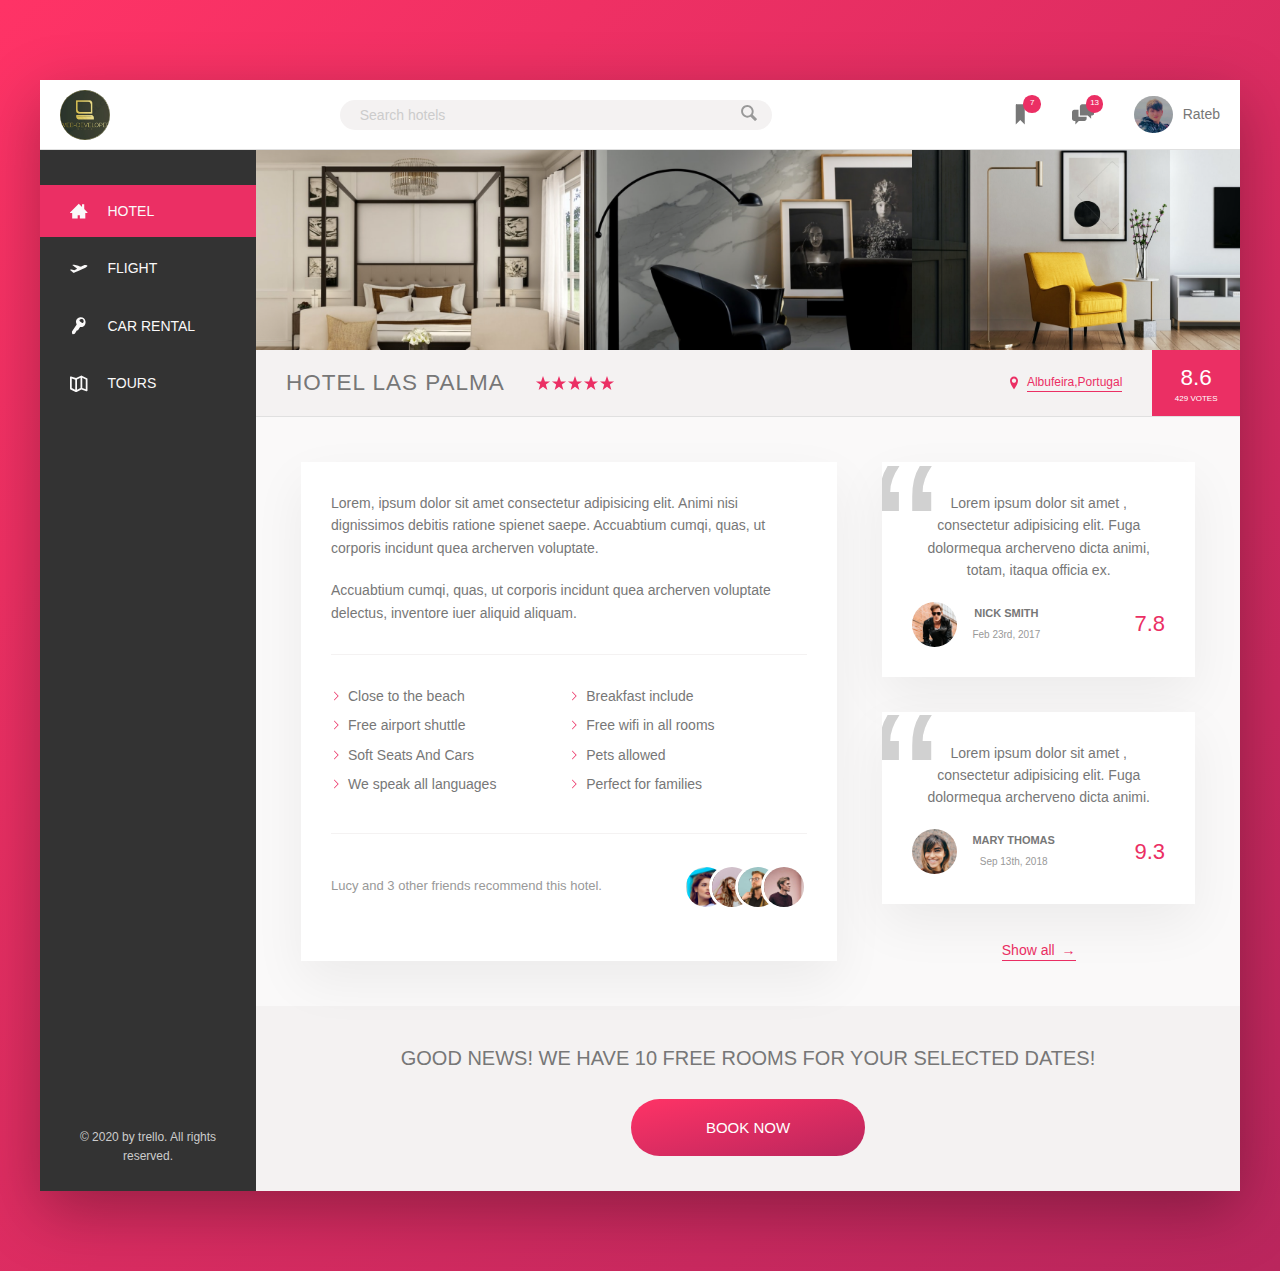
<file: index.html>
<!DOCTYPE html>
<html lang="en">
  <head>
    <meta charset="UTF-8" />
    <meta name="viewport" content="width=device-width, initial-scale=1.0" />
    <title>🍕Hotel Web🏙</title>
    <link rel="stylesheet" href="style.css" />
    <link rel="icon" type="image/x" href="images/Web-Icon.png" />
  </head>
  <body>
    <div class="container">
      <header class="header">
        <img src="images/Web-Icon.png" alt="Image Logo" class="logo" />

        <form action="#" class="search">
          <input
            type="text"
            class="search__input"
            placeholder="Search hotels"
          />
          <button class="search__button">
            <svg
              class="search__icon"
              version="1.1"
              xmlns="http://www.w3.org/2000/svg"
              width="20"
              height="20"
              viewBox="0 0 20 20"
            >
              <title>magnifying-glass</title>
              <path
                d="M17.545 15.467l-3.779-3.779c0.57-0.935 0.898-2.035 0.898-3.21 0-3.417-2.961-6.377-6.378-6.377s-6.186 2.769-6.186 6.186c0 3.416 2.961 6.377 6.377 6.377 1.137 0 2.2-0.309 3.115-0.844l3.799 3.801c0.372 0.371 0.975 0.371 1.346 0l0.943-0.943c0.371-0.371 0.236-0.84-0.135-1.211zM4.004 8.287c0-2.366 1.917-4.283 4.282-4.283s4.474 2.107 4.474 4.474c0 2.365-1.918 4.283-4.283 4.283s-4.473-2.109-4.473-4.474z"
              ></path>
            </svg>
          </button>
        </form>
        <nav class="user-nav">
          <div class="user-nav__icon-box">
            <svg
              class="user-nav__icon"
              version="1.1"
              xmlns="http://www.w3.org/2000/svg"
              width="20"
              height="20"
              viewBox="0 0 20 20"
            >
              <title>bookmark</title>
              <path
                d="M14 2v17l-4-4-4 4v-17c0-0.553 0.585-1.020 1-1h6c0.689-0.020 1 0.447 1 1z"
              ></path>
            </svg>
            <span class="user-nav__notification">7</span>
          </div>
          <div class="user-nav__icon-box">
            <svg
              class="user-nav__icon"
              version="1.1"
              xmlns="http://www.w3.org/2000/svg"
              width="20"
              height="20"
              viewBox="0 0 20 20"
            >
              <title>chat</title>
              <path
                d="M5.8 12.2v-6.2h-3.8c-1.1 0-2 0.9-2 2v6c0 1.1 0.9 2 2 2h1v3l3-3h5c1.1 0 2-0.9 2-2v-1.82c-0.064 0.014-0.132 0.021-0.2 0.021l-7-0.001zM18 1h-9c-1.1 0-2 0.9-2 2v8h7l3 3v-3h1c1.1 0 2-0.899 2-2v-6c0-1.1-0.9-2-2-2z"
              ></path>
            </svg>
            <span class="user-nav__notification">13</span>
          </div>
          <div class="user-nav__user">
            <img
              class="user-nav__user-photo"
              src="images/Mine1.JPG"
              alt="user photo"
            />
            <span class="user-nav__user-name">Rateb</span>
          </div>
        </nav>
      </header>
      <div class="content">
        <nav class="sidebar">
          <ul class="side-nav">
            <li class="side-nav__item side-nav__item--active">
              <a href="#" class="side-nav__link"
                ><svg
                  version="1.1"
                  xmlns="http://www.w3.org/2000/svg"
                  width="32"
                  height="32"
                  viewBox="0 0 32 32"
                  class="side-nav__icon"
                >
                  <title>home3</title>
                  <path
                    d="M32 19l-6-6v-9h-4v5l-6-6-16 16v1h4v10h10v-6h4v6h10v-10h4z"
                  ></path>
                </svg>
                <span>Hotel</span>
              </a>
            </li>
            <li class="side-nav__item">
              <a href="#" class="side-nav__link"
                ><svg
                  version="1.1"
                  xmlns="http://www.w3.org/2000/svg"
                  width="20"
                  height="20"
                  class="side-nav__icon"
                  viewBox="0 0 20 20"
                >
                  <title>aircraft-take-off</title>
                  <path
                    d="M19.87 6.453c0.119 0.257 0.127 1.29-4.884 3.642l-4.913 2.306c-1.71 0.803-4.191 1.859-5.285 2.151-0.766 0.204-1.497-0.316-1.497-0.316s-2.206-1.975-2.792-2.419c-0.585-0.444-0.535-0.67 0.215-0.91 0.467-0.149 3.13 0.493 4.265 0.78 1.339-0.8 2.562-1.486 3.141-1.798-1.396-1.033-4.008-2.962-4.841-3.55-0.799-0.565 0.010-0.768 0.010-0.768 0.368-0.099 1.162-0.228 1.562-0.144 2.721 0.569 7.263 2.071 7.611 2.186 0.832-0.436 2.128-1.092 2.922-1.465 2.075-0.974 4.327-0.037 4.486 0.305z"
                  ></path>
                </svg>
                <span>Flight</span>
              </a>
            </li>
            <li class="side-nav__item">
              <a href="#" class="side-nav__link"
                ><svg
                  version="1.1"
                  xmlns="http://www.w3.org/2000/svg"
                  width="20"
                  height="20"
                  class="side-nav__icon"
                  viewBox="0 0 20 20"
                >
                  <title>key</title>
                  <path
                    d="M17.691 4.725c-0.503-2.977-3.22-4.967-6.069-4.441s-5.256 2.816-4.753 5.795c0.107 0.641 0.408 1.644 0.763 2.365l-5.175 7.723c-0.191 0.285-0.299 0.799-0.242 1.141l0.333 1.971c0.058 0.342 0.372 0.572 0.7 0.514l1.516-0.281c0.328-0.059 0.744-0.348 0.924-0.639l2.047-3.311 0.018-0.022 1.386-0.256 2.39-3.879c0.785 0.139 1.912 0.092 2.578-0.031 2.848-0.526 4.087-3.67 3.584-6.649zM15.166 6.252c-0.784 1.17-1.584 0.346-2.703-0.475-1.119-0.818-2.135-1.322-1.352-2.492s2.326-1.455 3.447-0.635c1.12 0.819 1.391 2.432 0.608 3.602z"
                  ></path>
                </svg>
                <span>Car rental</span>
              </a>
            </li>
            <li class="side-nav__item">
              <a href="#" class="side-nav__link"
                ><svg
                  version="1.1"
                  xmlns="http://www.w3.org/2000/svg"
                  width="20"
                  height="20"
                  class="side-nav__icon"
                  viewBox="0 0 20 20"
                >
                  <title>map</title>
                  <path
                    d="M19.447 3.718l-6-3c-0.281-0.141-0.613-0.141-0.895 0l-5.63 2.815-5.606-1.869c-0.306-0.102-0.64-0.051-0.901 0.138s-0.415 0.49-0.415 0.811v13.001c0 0.379 0.214 0.725 0.553 0.894l6 3c0.141 0.070 0.294 0.106 0.447 0.106s0.307-0.035 0.447-0.106l5.63-2.814 5.606 1.869c0.305 0.1 0.64 0.049 0.901-0.139s0.415-0.49 0.415-0.81v-13.002c0.001-0.379-0.213-0.725-0.552-0.894zM8 5.231l4-2v11.763l-4 2v-11.763zM2 4l4 1.333v11.661l-4-2v-10.994zM18 16.227l-4-1.334v-11.662l4 2v10.996z"
                  ></path>
                </svg>
                <span>Tours</span>
              </a>
            </li>
          </ul>
          <div class="legal">&copy; 2020 by trello. All rights reserved.</div>
        </nav>
        <main class="hotel-view">
          <div class="gallery">
            <figure class="gallery__item">
              <img
                src="images/hotel-1.jpg"
                class="gallery__photo"
                alt="hotel-1"
              />
            </figure>
            <figure class="gallery__item">
              <img
                src="images/home-decor-1.jpg"
                class="gallery__photo"
                alt="hotel-2"
              />
            </figure>
            <figure class="gallery__item">
              <img
                src="images/home-decor-3.jpg"
                class="gallery__photo"
                alt="hotel-3"
              />
            </figure>
          </div>
          <div class="overview">
            <h1 class="overview__heading">Hotel Las Palma</h1>
            <div class="overview__stars">
              <svg
                version="1.1"
                xmlns="http://www.w3.org/2000/svg"
                width="20"
                height="20"
                viewBox="0 0 20 20"
                class="overview__icon-star"
              >
                <title>star</title>
                <path
                  d="M10 1.3l2.388 6.722h6.412l-5.232 3.948 1.871 6.928-5.439-4.154-5.438 4.154 1.87-6.928-5.233-3.948h6.412l2.389-6.722z"
                ></path>
              </svg>
              <svg
                version="1.1"
                xmlns="http://www.w3.org/2000/svg"
                width="20"
                height="20"
                viewBox="0 0 20 20"
                class="overview__icon-star"
              >
                <title>star</title>
                <path
                  d="M10 1.3l2.388 6.722h6.412l-5.232 3.948 1.871 6.928-5.439-4.154-5.438 4.154 1.87-6.928-5.233-3.948h6.412l2.389-6.722z"
                ></path>
              </svg>
              <svg
                version="1.1"
                xmlns="http://www.w3.org/2000/svg"
                width="20"
                height="20"
                viewBox="0 0 20 20"
                class="overview__icon-star"
              >
                <title>star</title>
                <path
                  d="M10 1.3l2.388 6.722h6.412l-5.232 3.948 1.871 6.928-5.439-4.154-5.438 4.154 1.87-6.928-5.233-3.948h6.412l2.389-6.722z"
                ></path>
              </svg>
              <svg
                version="1.1"
                xmlns="http://www.w3.org/2000/svg"
                width="20"
                height="20"
                viewBox="0 0 20 20"
                class="overview__icon-star"
              >
                <title>star</title>
                <path
                  d="M10 1.3l2.388 6.722h6.412l-5.232 3.948 1.871 6.928-5.439-4.154-5.438 4.154 1.87-6.928-5.233-3.948h6.412l2.389-6.722z"
                ></path>
              </svg>
              <svg
                version="1.1"
                xmlns="http://www.w3.org/2000/svg"
                width="20"
                height="20"
                viewBox="0 0 20 20"
                class="overview__icon-star"
              >
                <title>star</title>
                <path
                  d="M10 1.3l2.388 6.722h6.412l-5.232 3.948 1.871 6.928-5.439-4.154-5.438 4.154 1.87-6.928-5.233-3.948h6.412l2.389-6.722z"
                ></path>
              </svg>
            </div>
            <div class="overview__location">
              <svg
                version="1.1"
                xmlns="http://www.w3.org/2000/svg"
                width="20"
                height="20"
                viewBox="0 0 20 20"
                class="overview__icon-location"
              >
                <title>location-pin</title>
                <path
                  d="M10 2.009c-2.762 0-5 2.229-5 4.99 0 4.774 5 11 5 11s5-6.227 5-11c0-2.76-2.238-4.99-5-4.99zM10 9.76c-1.492 0-2.7-1.209-2.7-2.7s1.208-2.7 2.7-2.7c1.49 0 2.699 1.209 2.699 2.7s-1.209 2.7-2.699 2.7z"
                ></path>
              </svg>
              <button class="btn-inline">Albufeira,Portugal</button>
            </div>
            <div class="overview__rating">
              <div class="overview__rating-average">8.6</div>
              <div class="overview__rating-count">429 votes</div>
            </div>
          </div>

          <div class="detail">
            <div class="description">
              <p class="paragraph">
                Lorem, ipsum dolor sit amet consectetur adipisicing elit. Animi
                nisi dignissimos debitis ratione spienet saepe. Accuabtium
                cumqi, quas, ut corporis incidunt quea archerven voluptate.
              </p>
              <p class="paragraph">
                Accuabtium cumqi, quas, ut corporis incidunt quea archerven
                voluptate delectus, inventore iuer aliquid aliquam.
              </p>
              <ul class="list">
                <li class="list__item">Close to the beach</li>
                <li class="list__item">Breakfast include</li>
                <li class="list__item">Free airport shuttle</li>
                <li class="list__item">Free wifi in all rooms</li>
                <li class="list__item">Soft Seats And Cars</li>
                <li class="list__item">Pets allowed</li>
                <li class="list__item">We speak all languages</li>
                <li class="list__item">Perfect for families</li>
              </ul>
              <div class="recommend">
                <p class="recommend__count">
                  Lucy and 3 other friends recommend this hotel.
                </p>
                <div class="recommend__friends">
                  <img
                    src="images/marie.jpg"
                    alt="friend-1"
                    class="recommend__photo"
                  />
                  <img
                    src="images/team-1.jpg"
                    alt="friend-2"
                    class="recommend__photo"
                  />
                  <img
                    src="images/team-3.jpg"
                    alt="friend-3"
                    class="recommend__photo"
                  />
                  <img
                    src="images/team-4.jpg"
                    alt="friend-4"
                    class="recommend__photo"
                  />
                </div>
              </div>
            </div>
            <figure class="user-reviews">
              <figure class="review">
                <blockquote class="review__text">
                  Lorem ipsum dolor sit amet , consectetur adipisicing elit.
                  Fuga dolormequa archerveno dicta animi, totam, itaqua officia
                  ex.
                </blockquote>
                <figcaption class="review__user">
                  <img
                    src="images/34408c9dbd9008ab219c3391bf6c53bc2a2f76d2.png"
                    alt="review__photo"
                    class="review__photo"
                  />
                  <div class="review__user-box">
                    <p class="review__user-name">Nick Smith</p>
                    <p class="review__user-date">Feb 23rd, 2017</p>
                  </div>
                  <div class="review__rating">7.8</div>
                </figcaption>
              </figure>
              <figure class="review">
                <blockquote class="review__text">
                  Lorem ipsum dolor sit amet , consectetur adipisicing elit.
                  Fuga dolormequa archerveno dicta animi.
                </blockquote>
                <figcaption class="review__user">
                  <img
                    src="images/9ca66abeb61845f2a8a2a22cc42736ab58642cd1.png  "
                    alt="review__photo"
                    class="review__photo"
                  />
                  <div class="review__user-box">
                    <p class="review__user-name">Mary Thomas</p>
                    <p class="review__user-date">Sep 13th, 2018</p>
                  </div>
                  <div class="review__rating">9.3</div>
                </figcaption>
              </figure>
              <button class="btn-inline">Show all <span>&rarr;</span></button>
            </figure>
          </div>
          <div class="cta">
            <h2 class="cta__book-now">
              Good news! We have 10 free rooms for your selected dates!
            </h2>
            <button class="btn">
              <span class="btn__visible">Book now</span>
              <span class="btn__invisible">Only 4 rooms left</span>
            </button>
          </div>
        </main>
      </div>
    </div>
  </body>
</html>
</file>
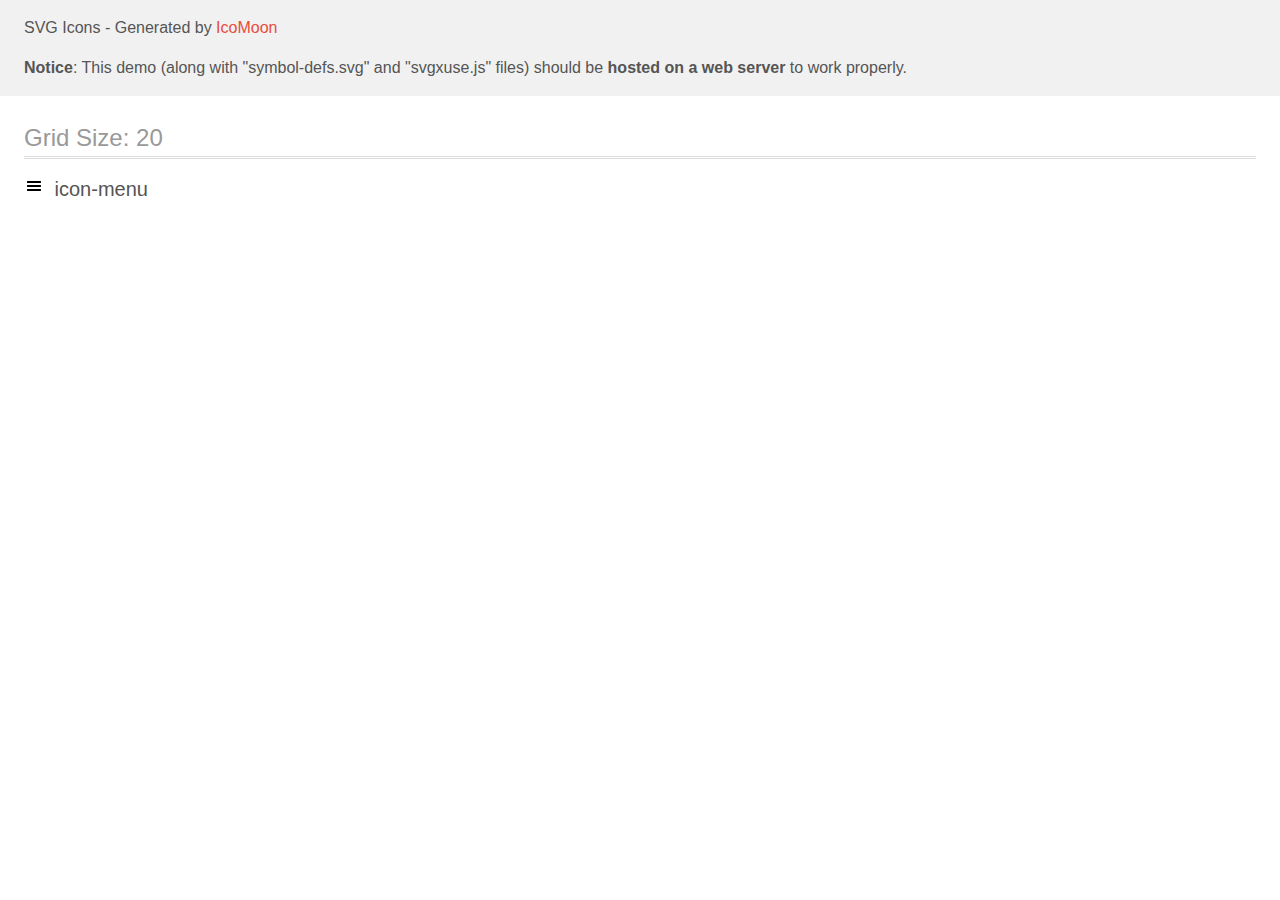
<file: icon-/demo-external-svg.html>
<!doctype html>
<html>
<head>
    <title>IcoMoon - SVG Icons</title>
    <meta charset="utf-8">
    <meta name="viewport" content="width=device-width, initial-scale=1">
    <link rel="stylesheet" href="demo-files/demo.css">
    <link rel="stylesheet" href="style.css">
</head>
<body>
<header class="bgc1 clearfix">
<div class="mhl">
    <p>SVG Icons - Generated by <a href="https://icomoon.io/app">IcoMoon</a></p><p><strong>Notice</strong>: This demo (along with "symbol-defs.svg" and "svgxuse.js" files) should be <b>hosted on a web server</b> to work properly.</p>
</div>
</header>
    <div class="clearfix mhl ptl">
        <h1 class="mvm mtn fgc1">Grid Size: 20</h1>
        <div class="glyph fs1">
            <div class="clearfix pbs">
                <svg class="icon icon-menu"><use xlink:href="symbol-defs.svg#icon-menu"></use></svg><span class="name"> icon-menu</span>
            </div>
        </div>
  </div>
<script defer src="svgxuse.js"></script>
</body>
</html>
</file>
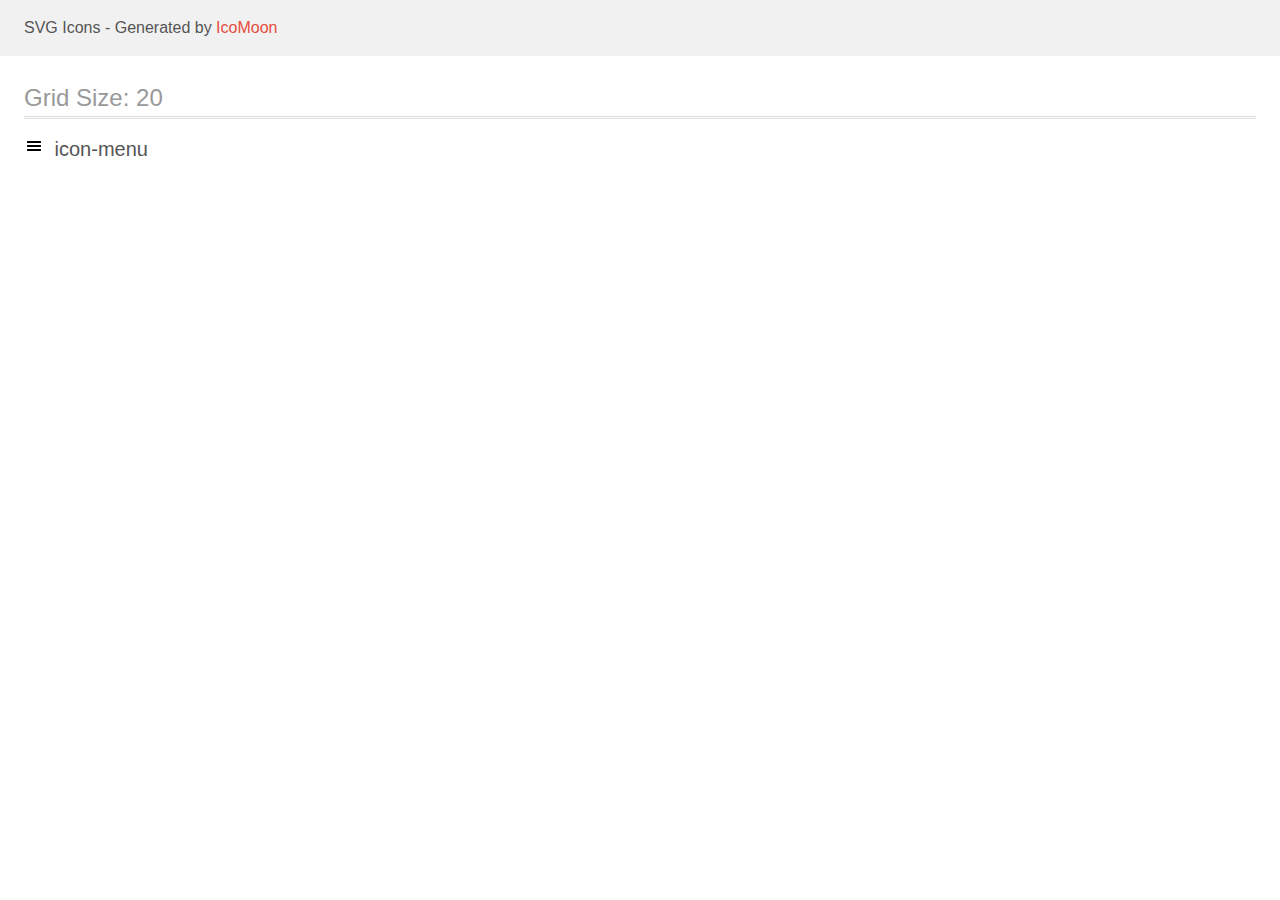
<file: icon-/demo.html>
<!doctype html>
<html>
<head>
    <title>IcoMoon - SVG Icons</title>
    <meta charset="utf-8">
    <meta name="viewport" content="width=device-width, initial-scale=1">
    <link rel="stylesheet" href="demo-files/demo.css">
    <link rel="stylesheet" href="style.css">
</head>
<body>
<svg aria-hidden="true" style="position: absolute; width: 0; height: 0; overflow: hidden;" version="1.1" xmlns="http://www.w3.org/2000/svg" xmlns:xlink="http://www.w3.org/1999/xlink">
<defs>
<symbol id="icon-menu" viewBox="0 0 20 20">
<path d="M16.4 9h-12.8c-0.552 0-0.6 0.447-0.6 1s0.048 1 0.6 1h12.8c0.552 0 0.6-0.447 0.6-1s-0.048-1-0.6-1zM16.4 13h-12.8c-0.552 0-0.6 0.447-0.6 1s0.048 1 0.6 1h12.8c0.552 0 0.6-0.447 0.6-1s-0.048-1-0.6-1zM3.6 7h12.8c0.552 0 0.6-0.447 0.6-1s-0.048-1-0.6-1h-12.8c-0.552 0-0.6 0.447-0.6 1s0.048 1 0.6 1z"></path>
</symbol>
</defs>
</svg>

<header class="bgc1 clearfix">
<div class="mhl">
    <p>SVG Icons - Generated by <a href="https://icomoon.io/app">IcoMoon</a></p>
</div>
</header>
    <div class="clearfix mhl ptl">
        <h1 class="mvm mtn fgc1">Grid Size: 20</h1>
        <div class="glyph fs1">
            <div class="clearfix pbs">
                <svg class="icon icon-menu"><use xlink:href="#icon-menu"></use></svg><span class="name"> icon-menu</span>
            </div>
        </div>
  </div>
<script defer src="svgxuse.js"></script>
</body>
</html>
</file>
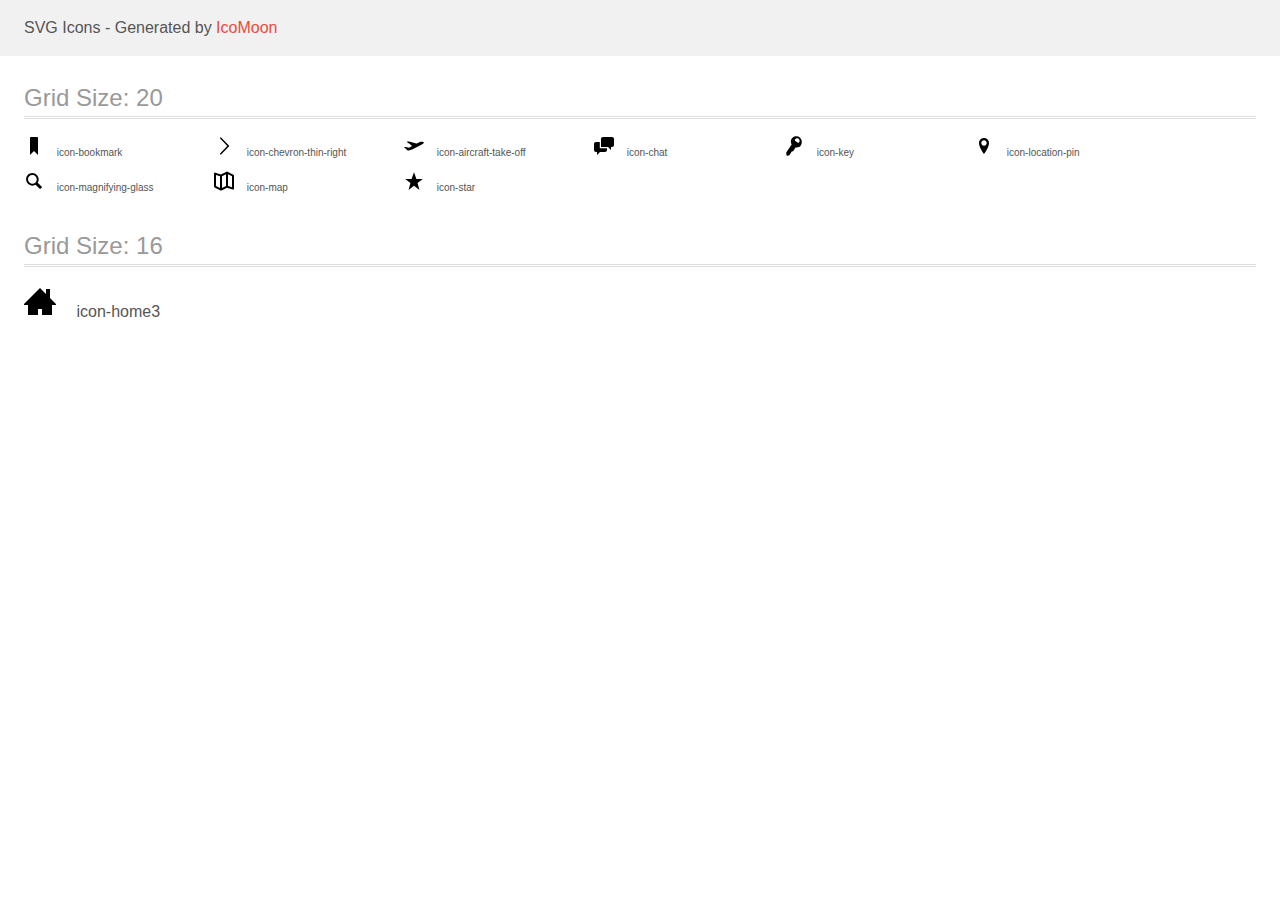
<file: SVG/demo.html>
<!doctype html>
<html>
<head>
    <title>IcoMoon - SVG Icons</title>
    <meta charset="utf-8">
    <meta name="viewport" content="width=device-width, initial-scale=1">
    <link rel="stylesheet" href="demo-files/demo.css">
    <link rel="stylesheet" href="style.css">
</head>
<body>
<svg aria-hidden="true" style="position: absolute; width: 0; height: 0; overflow: hidden;" version="1.1" xmlns="http://www.w3.org/2000/svg" xmlns:xlink="http://www.w3.org/1999/xlink">
<defs>
<symbol id="icon-bookmark" viewBox="0 0 20 20">
<path d="M14 2v17l-4-4-4 4v-17c0-0.553 0.585-1.020 1-1h6c0.689-0.020 1 0.447 1 1z"></path>
</symbol>
<symbol id="icon-chevron-thin-right" viewBox="0 0 20 20">
<path d="M13.25 10l-7.141-7.42c-0.268-0.27-0.268-0.707 0-0.979 0.268-0.27 0.701-0.27 0.969 0l7.83 7.908c0.268 0.271 0.268 0.709 0 0.979l-7.83 7.908c-0.268 0.271-0.701 0.27-0.969 0s-0.268-0.707 0-0.979l7.141-7.417z"></path>
</symbol>
<symbol id="icon-aircraft-take-off" viewBox="0 0 20 20">
<path d="M19.87 6.453c0.119 0.257 0.127 1.29-4.884 3.642l-4.913 2.306c-1.71 0.803-4.191 1.859-5.285 2.151-0.766 0.204-1.497-0.316-1.497-0.316s-2.206-1.975-2.792-2.419c-0.585-0.444-0.535-0.67 0.215-0.91 0.467-0.149 3.13 0.493 4.265 0.78 1.339-0.8 2.562-1.486 3.141-1.798-1.396-1.033-4.008-2.962-4.841-3.55-0.799-0.565 0.010-0.768 0.010-0.768 0.368-0.099 1.162-0.228 1.562-0.144 2.721 0.569 7.263 2.071 7.611 2.186 0.832-0.436 2.128-1.092 2.922-1.465 2.075-0.974 4.327-0.037 4.486 0.305z"></path>
</symbol>
<symbol id="icon-chat" viewBox="0 0 20 20">
<path d="M5.8 12.2v-6.2h-3.8c-1.1 0-2 0.9-2 2v6c0 1.1 0.9 2 2 2h1v3l3-3h5c1.1 0 2-0.9 2-2v-1.82c-0.064 0.014-0.132 0.021-0.2 0.021l-7-0.001zM18 1h-9c-1.1 0-2 0.9-2 2v8h7l3 3v-3h1c1.1 0 2-0.899 2-2v-6c0-1.1-0.9-2-2-2z"></path>
</symbol>
<symbol id="icon-key" viewBox="0 0 20 20">
<path d="M17.691 4.725c-0.503-2.977-3.22-4.967-6.069-4.441s-5.256 2.816-4.753 5.795c0.107 0.641 0.408 1.644 0.763 2.365l-5.175 7.723c-0.191 0.285-0.299 0.799-0.242 1.141l0.333 1.971c0.058 0.342 0.372 0.572 0.7 0.514l1.516-0.281c0.328-0.059 0.744-0.348 0.924-0.639l2.047-3.311 0.018-0.022 1.386-0.256 2.39-3.879c0.785 0.139 1.912 0.092 2.578-0.031 2.848-0.526 4.087-3.67 3.584-6.649zM15.166 6.252c-0.784 1.17-1.584 0.346-2.703-0.475-1.119-0.818-2.135-1.322-1.352-2.492s2.326-1.455 3.447-0.635c1.12 0.819 1.391 2.432 0.608 3.602z"></path>
</symbol>
<symbol id="icon-location-pin" viewBox="0 0 20 20">
<path d="M10 2.009c-2.762 0-5 2.229-5 4.99 0 4.774 5 11 5 11s5-6.227 5-11c0-2.76-2.238-4.99-5-4.99zM10 9.76c-1.492 0-2.7-1.209-2.7-2.7s1.208-2.7 2.7-2.7c1.49 0 2.699 1.209 2.699 2.7s-1.209 2.7-2.699 2.7z"></path>
</symbol>
<symbol id="icon-magnifying-glass" viewBox="0 0 20 20">
<path d="M17.545 15.467l-3.779-3.779c0.57-0.935 0.898-2.035 0.898-3.21 0-3.417-2.961-6.377-6.378-6.377s-6.186 2.769-6.186 6.186c0 3.416 2.961 6.377 6.377 6.377 1.137 0 2.2-0.309 3.115-0.844l3.799 3.801c0.372 0.371 0.975 0.371 1.346 0l0.943-0.943c0.371-0.371 0.236-0.84-0.135-1.211zM4.004 8.287c0-2.366 1.917-4.283 4.282-4.283s4.474 2.107 4.474 4.474c0 2.365-1.918 4.283-4.283 4.283s-4.473-2.109-4.473-4.474z"></path>
</symbol>
<symbol id="icon-map" viewBox="0 0 20 20">
<path d="M19.447 3.718l-6-3c-0.281-0.141-0.613-0.141-0.895 0l-5.63 2.815-5.606-1.869c-0.306-0.102-0.64-0.051-0.901 0.138s-0.415 0.49-0.415 0.811v13.001c0 0.379 0.214 0.725 0.553 0.894l6 3c0.141 0.070 0.294 0.106 0.447 0.106s0.307-0.035 0.447-0.106l5.63-2.814 5.606 1.869c0.305 0.1 0.64 0.049 0.901-0.139s0.415-0.49 0.415-0.81v-13.002c0.001-0.379-0.213-0.725-0.552-0.894zM8 5.231l4-2v11.763l-4 2v-11.763zM2 4l4 1.333v11.661l-4-2v-10.994zM18 16.227l-4-1.334v-11.662l4 2v10.996z"></path>
</symbol>
<symbol id="icon-star" viewBox="0 0 20 20">
<path d="M10 1.3l2.388 6.722h6.412l-5.232 3.948 1.871 6.928-5.439-4.154-5.438 4.154 1.87-6.928-5.233-3.948h6.412l2.389-6.722z"></path>
</symbol>
<symbol id="icon-home3" viewBox="0 0 32 32">
<path d="M32 19l-6-6v-9h-4v5l-6-6-16 16v1h4v10h10v-6h4v6h10v-10h4z"></path>
</symbol>
</defs>
</svg>

<header class="bgc1 clearfix">
<div class="mhl">
    <p>SVG Icons - Generated by <a href="https://icomoon.io/app">IcoMoon</a></p>
</div>
</header>
    <div class="clearfix mhl ptl">
        <h1 class="mvm mtn fgc1">Grid Size: 20</h1>
        <div class="glyph fs1">
            <div class="clearfix pbs">
                <svg class="icon icon-bookmark"><use xlink:href="#icon-bookmark"></use></svg><span class="name"> icon-bookmark</span>
            </div>
        </div>
        <div class="glyph fs1">
            <div class="clearfix pbs">
                <svg class="icon icon-chevron-thin-right"><use xlink:href="#icon-chevron-thin-right"></use></svg><span class="name"> icon-chevron-thin-right</span>
            </div>
        </div>
        <div class="glyph fs1">
            <div class="clearfix pbs">
                <svg class="icon icon-aircraft-take-off"><use xlink:href="#icon-aircraft-take-off"></use></svg><span class="name"> icon-aircraft-take-off</span>
            </div>
        </div>
        <div class="glyph fs1">
            <div class="clearfix pbs">
                <svg class="icon icon-chat"><use xlink:href="#icon-chat"></use></svg><span class="name"> icon-chat</span>
            </div>
        </div>
        <div class="glyph fs1">
            <div class="clearfix pbs">
                <svg class="icon icon-key"><use xlink:href="#icon-key"></use></svg><span class="name"> icon-key</span>
            </div>
        </div>
        <div class="glyph fs1">
            <div class="clearfix pbs">
                <svg class="icon icon-location-pin"><use xlink:href="#icon-location-pin"></use></svg><span class="name"> icon-location-pin</span>
            </div>
        </div>
        <div class="glyph fs1">
            <div class="clearfix pbs">
                <svg class="icon icon-magnifying-glass"><use xlink:href="#icon-magnifying-glass"></use></svg><span class="name"> icon-magnifying-glass</span>
            </div>
        </div>
        <div class="glyph fs1">
            <div class="clearfix pbs">
                <svg class="icon icon-map"><use xlink:href="#icon-map"></use></svg><span class="name"> icon-map</span>
            </div>
        </div>
        <div class="glyph fs1">
            <div class="clearfix pbs">
                <svg class="icon icon-star"><use xlink:href="#icon-star"></use></svg><span class="name"> icon-star</span>
            </div>
        </div>
  </div>
    <div class="clearfix mhl ptl">
        <h1 class="mvm mtn fgc1">Grid Size: 16</h1>
        <div class="glyph fs2">
            <div class="clearfix pbs">
                <svg class="icon icon-home3"><use xlink:href="#icon-home3"></use></svg><span class="name"> icon-home3</span>
            </div>
        </div>
  </div>
<script defer src="svgxuse.js"></script>
</body>
</html>
</file>
<file: style.css>
* {
    padding: 0;
    margin: 0;
}

*,
*::after,
*::before {
    box-sizing: inherit;
}

html {
    box-sizing: border-box;
    font-size: 62.5%;
}

body {
    font-family: 'Gill Sans', 'Gill Sans MT', Calibri, 'Trebuchet MS', sans-serif;
    font-weight: 400;
    line-height: 1.6;
    background-image: linear-gradient(to right bottom, #ff3366, #ba265d);
    background-size: cover;
    background-repeat: no-repeat;
    color: #777;
    min-height: 100vh;
}

.container {
    max-width: 120rem;
    margin: 8rem auto;
    background-color: #f4f2f2;
    box-shadow: 0 2rem 6rem rgba(0, 0, 0, .3);
    min-height: 50rem;
}

.header {
    font-size: 1.4rem;
    height: 7rem;
    background-color: #FFF;
    border-bottom: 1px solid rgb(224, 224, 224);
    display: flex;
    justify-content: space-between;
    align-items: center;
}

.content {
    display: flex;
}

.sidebar {
    background-color: #333;

    flex: 0 0 18%;
    display: flex;
    flex-direction: column;
    justify-content: space-between;
}

.hotel-view {
    flex: 1;
}

/* LOGO */
.logo {
    height: 5rem;
    margin-left: 2rem;
    border-radius: 50%;
}

/* SEARCH */
.search {
    flex: 0 0 40%;
    display: flex;
    align-items: center;
    justify-content: center;
}

.search__input {
    font-family: inherit;
    font-size: inherit;
    color: inherit;
    padding: .7rem 2rem;
    border-radius: 100px;
    background-color: #f4f2f2;
    border: none;
    width: 90%;
    transition: all 0.2s;
    margin-right: -3.25rem;

}

::-webkit-input-placeholder {
    font-weight: 100;
    color: #ccc;
}

.search__input:focus+.search__button {
    background-color: #f0eeee;

}

.search__input:focus {
    outline: none;
    width: 100%;
    background-color: #f0eeee;

}

.search__button {
    border: none;
    background-color: #f4f2f2;
}

.search__button:focus {
    outline: none;
}

.search__button:active {
    transform: translateY(2px);

}

.search__icon {
    width: 2rem;
    height: 2rem;
    fill: #999;
}

/* USER NAV */
.user-nav {
    display: flex;
    align-self: stretch;

    align-items: center;
}

.user-nav>* {
    padding: 0 2rem;
    cursor: pointer;
    height: 100%;
    display: flex;
    align-items: center;
}

.user-nav>*:hover {
    background-color: #f4f2f2;
}

.user-nav__icon-box {
    position: relative;

}

.user-nav__icon {
    width: 2.25rem;
    height: 2.25rem;
    fill: #777;
}

.user-nav__notification {
    font-size: .8rem;
    height: 1.75rem;
    width: 1.75rem;
    border-radius: 50%;
    background-color: #eb2f64;
    color: #FFF;
    position: absolute;
    top: 1.5rem;
    right: 1.1rem;
    display: flex;
    justify-content: center;
    align-items: center;
}

.user-nav__user-photo {
    height: 3.75rem;
    border-radius: 50%;
    margin-right: 1rem;
}

.user-nav__user-name {
    font-family: 'Lucida Sans', 'Lucida Sans Regular', 'Lucida Grande', 'Lucida Sans Unicode', Geneva, Verdana, sans-serif;
}

/* SIDE NAVIGATION */
.side-nav {
    font-size: 1.4rem;
    list-style: none;
    margin-top: 3.5rem;
}


.side-nav__item {
    position: relative;

}

.side-nav__item:not(:last-child) {
    margin-bottom: .5rem;
}

.side-nav__item::before {
    content: "";
    position: absolute;
    top: 0;
    left: 0;
    height: 100%;
    width: 3px;
    background-color: #eb2f64;
    transform: scaleY(0);
    transition: transform .2s, width .4s cubic-bezier(1, 0, 0, 1) .2s, background-color .1s;

}

.side-nav__item:hover::before,
.side-nav__item--active::before {
    transform: scaleY(1);
    width: 100%;
}

.side-nav__item--active::before {
    background-color: #eb2f64;
}

.side-nav__link:link,
.side-nav__link:visited {
    color: #faf9f9;
    text-decoration: none;
    text-transform: uppercase;
    display: block;
    padding: 1.5rem 3rem;
    display: flex;
    position: relative;
    align-items: center;
    z-index: 2;
}


.side-nav__icon {
    width: 1.75rem;
    height: 1.75rem;
    fill: currentColor;
    margin-right: 2rem;
}

/* TEXT */
.legal {
    font-size: 1.2rem;
    text-align: center;
    padding: 2.5rem;
    color: #ccc;
}

/* GALLERY */
.gallery {
    display: flex;

}

.gallery__photo {
    display: block;
    width: 100%;
    height: 20rem;
    object-fit: cover;
}

/* OVERVIEW */

.overview {
    display: flex;
    align-items: center;
    border-bottom: 1px solid rgb(224, 224, 224)
}

.overview__heading {
    font-size: 2.25rem;
    font-weight: 300;
    text-transform: uppercase;
    letter-spacing: 1px;
    padding: 1.5rem 3rem;
}

.overview__stars {
    margin-right: auto;
    display: flex;
}

.overview__icon-star,
.overview__icon-location {
    width: 1.60rem;
    height: 1.60rem;
    fill: #eb2f64;

}

.overview__location {
    font-size: 1.2rem;
    display: flex;
    vertical-align: center;

}

.overview__icon-location {
    margin-right: .5rem;
}

.overview__rating {
    background-color: #eb2f64;
    margin-left: 3rem;
    color: #fff;
    align-self: stretch;
    padding: 0 2.25rem;
    display: flex;
    align-items: center;
    justify-content: center;
    flex-direction: column;
}

.overview__rating-average {
    font-size: 2.25rem;
    font-weight: 300;
    margin-bottom: -3px;
}

.overview__rating-count {
    font-size: .8rem;
    text-transform: uppercase;
}

/* BTN INLINE */
.btn-inline {
    border: none;
    color: #eb2f64;
    font-size: inherit;
    border-bottom: 1px solid currentColor;
    padding-bottom: 2px;
    display: inline-block;
    background-color: transparent;
    cursor: pointer;
    transition: .2s;
}

.btn-inline span {
    margin-left: .3rem;
    transition: margin-left .2s;
}

.btn-inline:hover span {
    margin-left: .8rem;
}

.btn-inline:hover {
    color: #333;
}

.btn-inline:focus {
    outline: none;
    animation: pulsate 1s infinite;
}

@keyframes pulsate {
    0% {
        transform: scale(1);
        box-shadow: none;
    }

    50% {
        transform: scale(1.05);
        box-shadow: 0 1rem 4rem rgba(0, 0, 0, .25);

    }

    100% {
        transform: scale(1);
        box-shadow: none;

    }
}

.detail {
    font-size: 1.4rem;

    display: flex;
    padding: 4.5rem;
    background-color: #faf9f9;
    border-bottom: 1px solid #f4f2f2;
}

.description {
    background-color: #FFF;
    flex: 0 0 60%;
    margin-right: 4.5rem;
    box-shadow: 0 2rem 5rem rgba(0, 0, 0, .06);
    padding: 3rem;
}

.user-reviews {
    flex: 1;
    text-align: center;
}

/* CONTENTS */
.paragraph:not(:last-of-type) {
    margin-bottom: 2rem;

}

/* lIST */
.list {
    list-style: none;
    margin: 3rem 0;
    padding: 3rem 0;
    border-top: 1px solid #f4f2f2;
    border-bottom: 1px solid #f4f2f2;
    display: flex;
    flex-wrap: wrap;
}

.list__item {
    flex: 0 0 50%;
    margin-bottom: .7rem;
}

.list__item::before {
    content: "";
    display: inline-block;
    height: 1rem;
    width: 1rem;
    margin-right: 7px;

    background-color: #eb2f64;
    -webkit-mask-image: url(./SVG/SVG/chevron-thin-right.svg);
    -webkit-mask-size: cover;
    mask-size: cover;
}

/* RECOMMEND */
.recommend {
    font-size: 1.3rem;
    color: #999;
    display: flex;
    align-items: center;


}

.recommend__count {
    margin-right: auto;
}


.recommend__photo {
    box-sizing: content-box;
    height: 4rem;
    width: 4rem;
    border-radius: 50%;
    border: 3px solid #FFF;
}

.recommend__friends {
    display: flex;
}

.recommend__photo:not(:last-child) {
    margin-right: -2rem;
}

/* REVIEWS */
.review {
    background-color: #fff;
    box-shadow: 0 2rem 5rem rgba(0, 0, 0, .06);
    padding: 3rem;
    margin-bottom: 3.5rem;
    position: relative;
    overflow: hidden;
}

.review::before {
    content: "\201C";
    position: absolute;
    top: -2.75rem;
    left: -1rem;
    font-size: 20rem;
    color: #d1d1d1;
    line-height: 1;
    font-family: sans-serif;
    z-index: 1;
}

.review__photo {
    height: 4.5rem;
    width: 4.5rem;
    border-radius: 50%;
    margin-right: 1.5rem;
}

.review__user {
    display: flex;
    align-items: center;
}

.review__text {
    margin-bottom: 2rem;
    z-index: 23;
    position: relative;
}

.review__user-box {
    margin-right: auto;

}

.review__user-name {
    font-size: 1.1rem;
    font-weight: 600;
    text-transform: uppercase;
    margin-bottom: .4rem;
}

.review__user-date {
    font-size: 1rem;
    color: #999;
}

.review__rating {
    color: #eb2f64;
    font-size: 2.2rem;
    font-weight: 300;
}

/* CALL TO ACTION */

.cta {
    padding: 3.5rem 0;
    text-align: center;
}

.cta__book-now {
    text-transform: uppercase;
    font-size: 2rem;
    font-weight: 300;
    margin-bottom: 2.5rem;
}

/* BUTTON */
.btn {
    background-image: linear-gradient(to right bottom, #ff3366, #ba265d);
    font-size: 1.5rem;
    border: none;
    font-weight: 300;
    text-transform: uppercase;
    border-radius: 100px;
    color: #FFF;
    position: relative;
    overflow: hidden;
    cursor: pointer;
}

.btn>* {
    display: inline-block;
    width: 100%;
    height: 100%;
    transition: all .2s;

}

.btn__visible {

    padding: 2rem 7.5rem;

}

.btn__invisible {
    padding: 2rem 0;

    position: absolute;
    left: 0;
    top: -100%;
}

.btn:hover {
    background-image: linear-gradient(to left bottom, #ff3366, #ba265d);

}

.btn:hover .btn__visible {
    transform: translateY(100%);

}

.btn:hover .btn__invisible {
    top: 0;
}

.btn:focus {
    outline: none;
    animation: pulsate 1s infinite;
}



@media only screen and (max-width:1200px) {
    .container {
        margin: 0;
        max-width: 100%;
        width: 100%;
    }
}

@media only screen and (max-width:1100px) {
    html {
        font-size: 50%;

    }
}

@media only screen and (max-width:900px) {
    .content {
        flex-direction: column;
    }

    .side-nav {
        display: flex;
        margin: 0;

    }

    .legal {
        display: none;
    }

    .side-nav__item {
        flex: 1;
    }

    .side-nav__item:not(:last-child) {
        margin: 0;
    }

    .side-nav__link:link,
    .side-nav__link:visited {
        justify-content: center;
    }

    .detail {
        padding: 3rem;
    }

    .description {
        padding: 2rem;
        margin-right: 3rem;
    }

    .review {
        padding: 2rem;
        margin-bottom: 3rem;
    }

    .cta {
        padding: 2.5rem 0;
    }
}

@media only screen and (max-width:600px) {
    .detail {
        flex-direction: column;
    }

    .description {
        margin-right: 0;
        margin-bottom: 3rem;
    }

    .side-nav__link:link,
    .side-nav__link:visited {
        flex-direction: column;
        padding: 1.5rem .5rem;
    }

    .side-nav__icon {
        margin-right: 0;
        margin-bottom: 7px;
        width: 1.5rem;
        height: 1.5rem;
        width: 1.5rem;
    }

    .overview__heading {
        font-size: 1.8rem;
        padding: 1.25rem 2rem;
    }

    .overview__rating {
        padding: 0 1.5rem;
    }

    .overview__rating-average {
        font-size: 1.8rem;
    }

    .overview__rating-count {
        font-size: .5rem;
    }
}

@media only screen and (max-width:500px) {
    .search {
        order: 1;
        flex: 0 0 100%;
        background-color: #f4f2f2;
    }

    .header {
        flex-wrap: wrap;
        align-content: space-around;
        height: 12rem;
    }
}
</file>
<file: icon-/demo-files/demo.css>
body {
  padding: 0;
  margin: 0;
  font-family: sans-serif;
  font-size: 1em;
  line-height: 1.5;
  color: #555;
  background: #fff;
}
h1 {
  font-size: 1.5em;
  font-weight: normal;
  box-shadow: 0 1px #ddd, 0 2px #fff, 0 3px #ddd;
}
small {
  font-size: .66666667em;
}
a {
  color: #e74c3c;
  text-decoration: none;
}
a:hover, a:focus {
  box-shadow: 0 1px #e74c3c;
}
.bshadow0, input {
  box-shadow: inset 0 -2px #e7e7e7;
}
input:hover {
  box-shadow: inset 0 -2px #ccc;
}
input, fieldset {
  font-size: 1em;
  margin: 0;
  padding: 0;
  border: 0;
}
input {
  color: inherit;
  line-height: 1.5;
  height: 1.5em;
  padding: .25em 0;
}
input:focus {
  outline: none;
  box-shadow: inset 0 -2px #449fdb;
}
.glyph {
  font-size: 16px;
  margin-right: 1.5em;
  float: left;
  width: 17em;
}
svg {
  color: #000;
}
.liga {
  width: 80%;
  width: calc(100% - 2.5em);
}
.talign-right {
  text-align: right;
}
.talign-center {
  text-align: center;
}
.bgc1 {
  background: #f1f1f1;
}
.fgc0 {
  color: #000;
}
.fgc1 {
  color: #999;
}
p {
  margin-top: 1em;
  margin-bottom: 1em;
}
.mvm {
  margin-top: .75em;
  margin-bottom: .75em;
}
.mtn {
  margin-top: 0;
}
.mtl, .mal {
  margin-top: 1.5em;
}
.mbl, .mal {
  margin-bottom: 1.5em;
}
.mal, .mhl {
  margin-left: 1.5em;
  margin-right: 1.5em;
}
.mhmm {
  margin-left: 1em;
  margin-right: 1em;
}
.ptl {
  padding-top: 1.5em;
}
.pbs, .pvs {
  padding-bottom: .25em;
}
.pvs, .pts {
  padding-top: .25em;
}
.unit {
  float: left;
}
.unitRight {
  float: right;
}
.size1of2 {
  width: 50%;
}
.size1of1 {
  width: 100%;
}
.clearfix:before, .clearfix:after {
  content: " ";
  display: table;
}
.clearfix:after {
  clear: both;
}
.hidden-true {
  display: none;
}
.textbox0 {
  width: 3em;
  background: #f1f1f1;
  padding: .25em .5em;
  line-height: 1.5;
  height: 1.5em;
}
.fs0 {
  font-size: 16px;
}
.fs1 {
  font-size: 20px;
}
.name {
  margin-left: .25em;
}
</file>
<file: icon-/style.css>
.icon {
  display: inline-block;
  width: 1em;
  height: 1em;
  stroke-width: 0;
  stroke: currentColor;
  fill: currentColor;
}

/* ==========================================
Single-colored icons can be modified like so:
.icon-name {
  font-size: 32px;
  color: red;
}
========================================== */
</file>
<file: SVG/demo-files/demo.css>
body {
  padding: 0;
  margin: 0;
  font-family: sans-serif;
  font-size: 1em;
  line-height: 1.5;
  color: #555;
  background: #fff;
}
h1 {
  font-size: 1.5em;
  font-weight: normal;
  box-shadow: 0 1px #ddd, 0 2px #fff, 0 3px #ddd;
}
small {
  font-size: .66666667em;
}
a {
  color: #e74c3c;
  text-decoration: none;
}
a:hover, a:focus {
  box-shadow: 0 1px #e74c3c;
}
.bshadow0, input {
  box-shadow: inset 0 -2px #e7e7e7;
}
input:hover {
  box-shadow: inset 0 -2px #ccc;
}
input, fieldset {
  font-size: 1em;
  margin: 0;
  padding: 0;
  border: 0;
}
input {
  color: inherit;
  line-height: 1.5;
  height: 1.5em;
  padding: .25em 0;
}
input:focus {
  outline: none;
  box-shadow: inset 0 -2px #449fdb;
}
.glyph {
  font-size: 16px;
  margin-right: 1.5em;
  float: left;
  width: 8em;
}
svg {
  color: #000;
}
.liga {
  width: 80%;
  width: calc(100% - 2.5em);
}
.talign-right {
  text-align: right;
}
.talign-center {
  text-align: center;
}
.bgc1 {
  background: #f1f1f1;
}
.fgc0 {
  color: #000;
}
.fgc1 {
  color: #999;
}
p {
  margin-top: 1em;
  margin-bottom: 1em;
}
.mvm {
  margin-top: .75em;
  margin-bottom: .75em;
}
.mtn {
  margin-top: 0;
}
.mtl, .mal {
  margin-top: 1.5em;
}
.mbl, .mal {
  margin-bottom: 1.5em;
}
.mal, .mhl {
  margin-left: 1.5em;
  margin-right: 1.5em;
}
.mhmm {
  margin-left: 1em;
  margin-right: 1em;
}
.ptl {
  padding-top: 1.5em;
}
.pbs, .pvs {
  padding-bottom: .25em;
}
.pvs, .pts {
  padding-top: .25em;
}
.unit {
  float: left;
}
.unitRight {
  float: right;
}
.size1of2 {
  width: 50%;
}
.size1of1 {
  width: 100%;
}
.clearfix:before, .clearfix:after {
  content: " ";
  display: table;
}
.clearfix:after {
  clear: both;
}
.hidden-true {
  display: none;
}
.textbox0 {
  width: 3em;
  background: #f1f1f1;
  padding: .25em .5em;
  line-height: 1.5;
  height: 1.5em;
}
.fs0 {
  font-size: 16px;
}
.fs1 {
  font-size: 20px;
}
.fs2 {
  font-size: 32px;
}
.name {
  font-size: 0.5em;
  margin-left: 1em;
}
</file>
<file: SVG/style.css>
.icon {
  display: inline-block;
  width: 1em;
  height: 1em;
  stroke-width: 0;
  stroke: currentColor;
  fill: currentColor;
}

/* ==========================================
Single-colored icons can be modified like so:
.icon-name {
  font-size: 32px;
  color: red;
}
========================================== */
</file>
